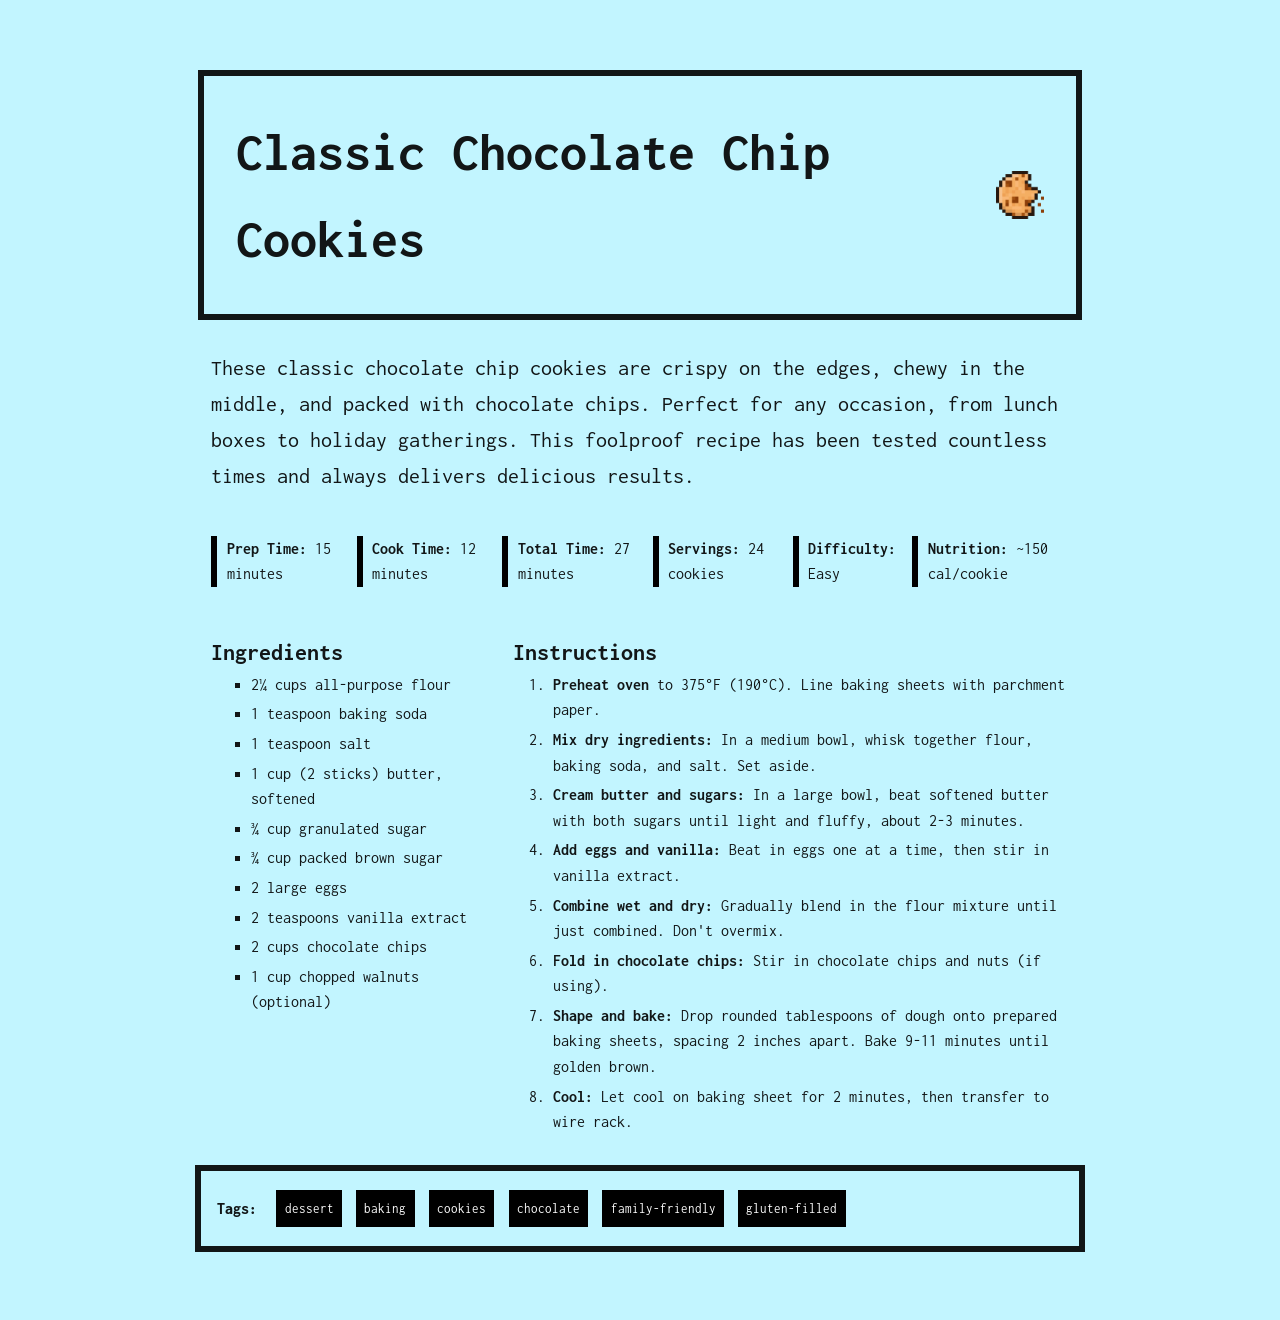
<file: project_1/index.html>
<!doctype html>
<html lang="en">
  <head>
    <meta charset="UTF-8" />
    <meta name="viewport" content="width=device-width, initial-scale=1.0" />
    <title>Cookies made beautiful!</title>
    <link rel="icon" type="image/x-icon" href="cookiefavicon.ico" />
    <link rel="stylesheet" href="style-w3.css" />
  </head>
  <body>
    <div class="recipe-container">
      <!-- Recipe Header Section -->
      <header class="recipe-header">
        <h1 class="recipe-title">Classic Chocolate Chip Cookies</h1>
        <img
          src="8-bit-cookie.png"
          class="recipe-image"
          alt="8-bit illustration of cookie"
        />
      </header>

      <!-- Recipe Meta Information -->
      <section class="recipe-meta">
        <div class="meta-item"><strong>Prep Time:</strong> 15 minutes</div>
        <div class="meta-item"><strong>Cook Time:</strong> 12 minutes</div>
        <div class="meta-item"><strong>Total Time:</strong> 27 minutes</div>
        <div class="meta-item"><strong>Servings:</strong> 24 cookies</div>
        <div class="meta-item"><strong>Difficulty:</strong> Easy</div>
        <div class="meta-item"><strong>Nutrition:</strong> ~150 cal/cookie</div>
      </section>

      <!-- Recipe Description -->
      <section class="recipe-description">
        <p class="recipe-item">
          These classic chocolate chip cookies are crispy on the edges, chewy in
          the middle, and packed with chocolate chips. Perfect for any occasion,
          from lunch boxes to holiday gatherings. This foolproof recipe has been
          tested countless times and always delivers delicious results.
        </p>
      </section>

      <!-- Ingredients Section -->
      <section class="ingredients-section">
        <h2>Ingredients</h2>
        <ul class="ingredients-list">
          <li>2¼ cups all-purpose flour</li>
          <li>1 teaspoon baking soda</li>
          <li>1 teaspoon salt</li>
          <li>1 cup (2 sticks) butter, softened</li>
          <li>¾ cup granulated sugar</li>
          <li>¾ cup packed brown sugar</li>
          <li>2 large eggs</li>
          <li>2 teaspoons vanilla extract</li>
          <li>2 cups chocolate chips</li>
          <li>1 cup chopped walnuts (optional)</li>
        </ul>
      </section>

      <!-- Instructions Section -->
      <section class="instructions-section">
        <h2>Instructions</h2>
        <ol class="instructions-list">
          <li class="instruction-step">
            <strong>Preheat oven</strong> to 375°F (190°C). Line baking sheets
            with parchment paper.
          </li>
          <li class="instruction-step">
            <strong>Mix dry ingredients:</strong> In a medium bowl, whisk
            together flour, baking soda, and salt. Set aside.
          </li>
          <li class="instruction-step">
            <strong>Cream butter and sugars:</strong> In a large bowl, beat
            softened butter with both sugars until light and fluffy, about 2-3
            minutes.
          </li>
          <li class="instruction-step">
            <strong>Add eggs and vanilla:</strong> Beat in eggs one at a time,
            then stir in vanilla extract.
          </li>
          <li class="instruction-step">
            <strong>Combine wet and dry:</strong> Gradually blend in the flour
            mixture until just combined. Don't overmix.
          </li>
          <li class="instruction-step">
            <strong>Fold in chocolate chips:</strong> Stir in chocolate chips
            and nuts (if using).
          </li>
          <li class="instruction-step">
            <strong>Shape and bake:</strong> Drop rounded tablespoons of dough
            onto prepared baking sheets, spacing 2 inches apart. Bake 9-11
            minutes until golden brown.
          </li>
          <li class="instruction-step">
            <strong>Cool:</strong> Let cool on baking sheet for 2 minutes, then
            transfer to wire rack.
          </li>
        </ol>
      </section>

      <!-- Recipe Footer -->
      <footer class="recipe-footer">
        <div class="tags-list">
          <div class="footer-tags-title">
            <p>Tags:</p>
          </div>
          <div class="footer-tags">
            <a href="">dessert</a>
            <a href="">baking</a>
            <a href="">cookies</a>
            <a href="">chocolate</a>
            <a href="">family-friendly</a>
            <a href="">gluten-filled</a>
          </div>
        </div>
      </footer>
    </div>
  </body>
</html>
</file>
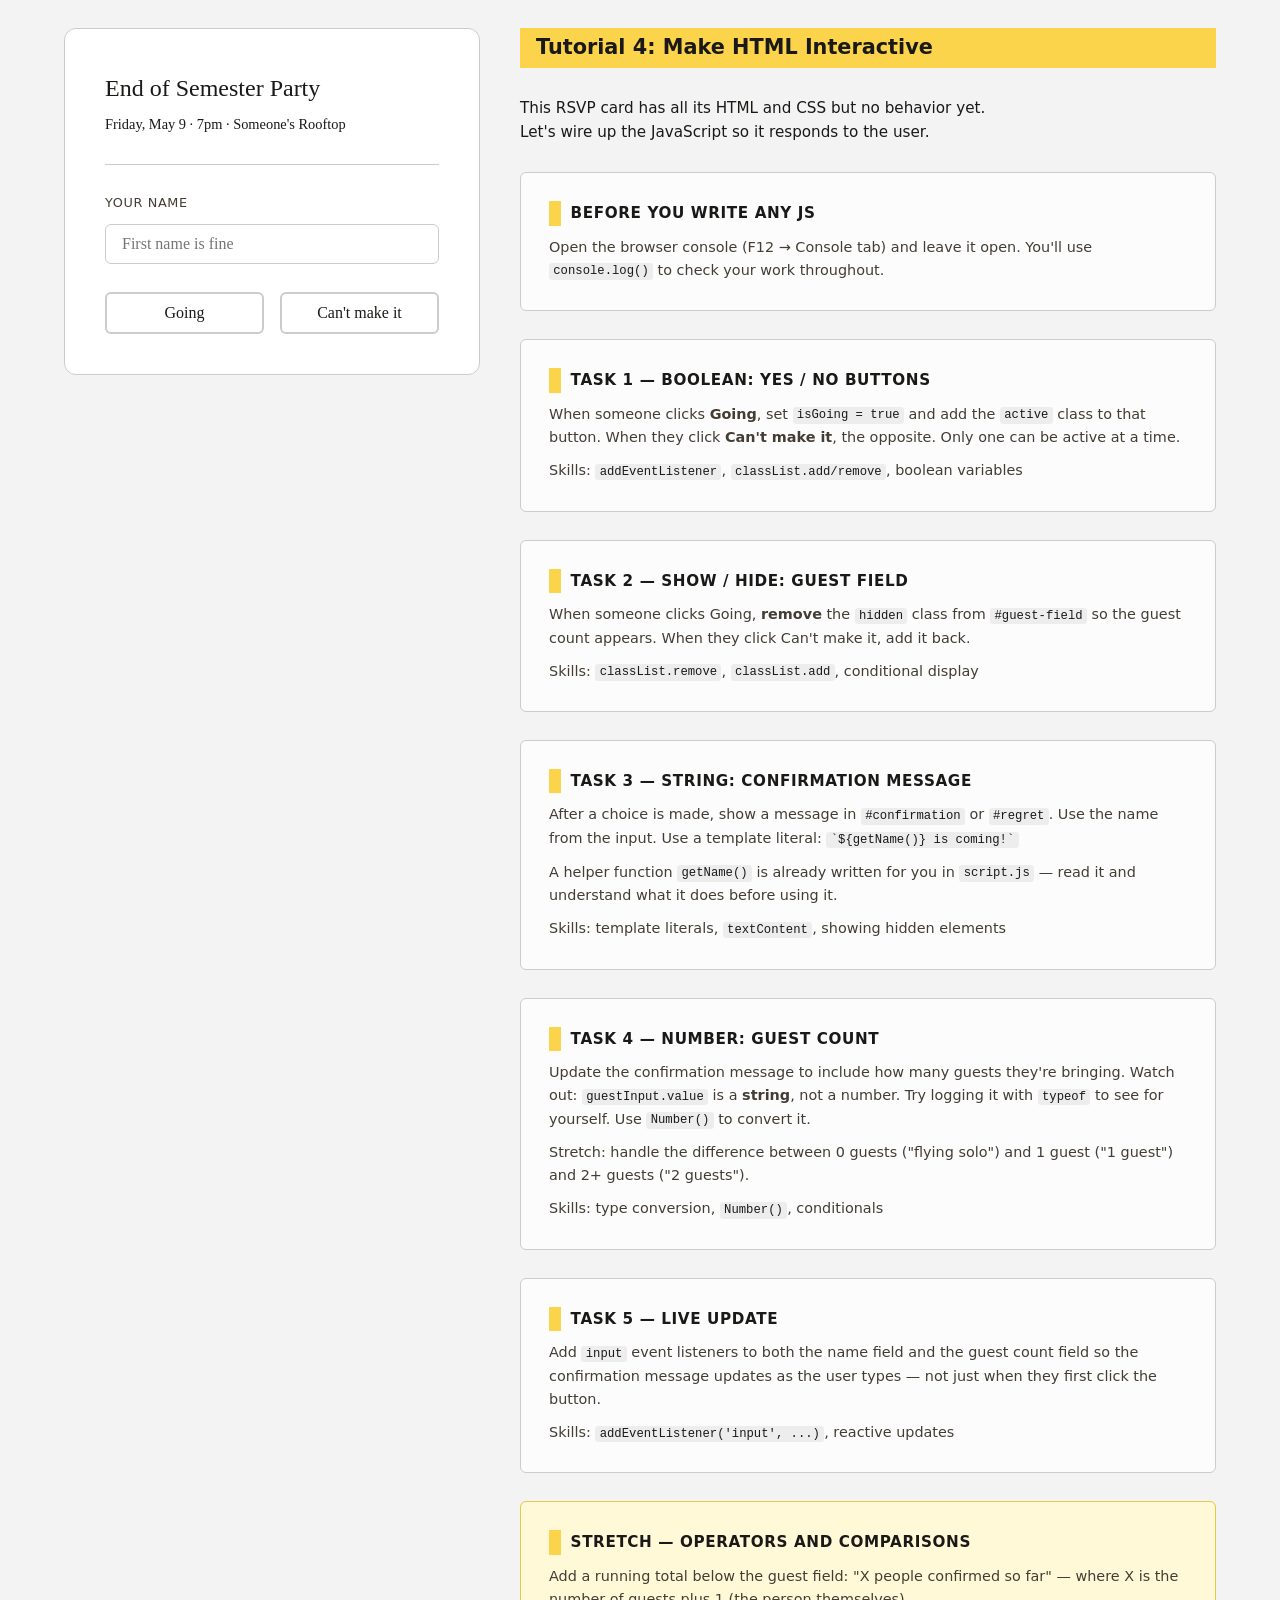
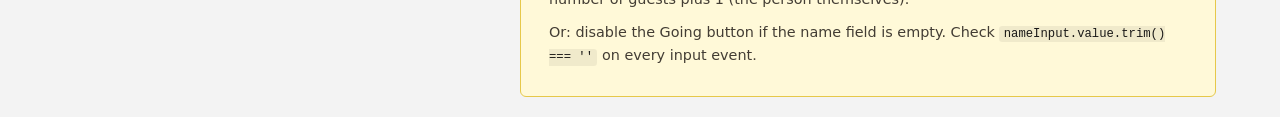
<file: tutorial_w4/index.html>
<!DOCTYPE html>
<html lang="en">
<head>
  <meta charset="UTF-8">
  <meta name="viewport" content="width=device-width, initial-scale=1.0">
  <title>Tutorial 4: JavaScript Fundamentals</title>
  <link rel="stylesheet" href="style-tutorial-4.css">
</head>
<body>

  <div class="page">

    <!-- ── left: the RSVP card ──────────────────────────────── -->
    <div class="card" id="rsvp-card">

      <div class="event-header">
        <h1 class="event-title">End of Semester Party</h1>
        <p class="event-meta">Friday, May 9 &middot; 7pm &middot; Someone's Rooftop</p>
      </div>

      <!-- string: name -->
      <div class="field">
        <label for="name-input">Your name</label>
        <input type="text" id="name-input" placeholder="First name is fine">
      </div>

      <!-- boolean: going or not -->
      <div class="rsvp-buttons">
        <button class="btn btn-yes" id="btn-yes">Going</button>
        <button class="btn btn-no"  id="btn-no">Can't make it</button>
      </div>

      <!-- number: guest count, hidden until yes -->
      <div class="guest-field hidden" id="guest-field">
        <label for="guest-input">Bringing anyone?</label>
        <input type="number" id="guest-input" value="0" min="0" max="10">
        <!-- 
          Note: type="number" still gives you a STRING from .value
          You have to convert it. We'll see this below.
        -->
      </div>

      <!-- confirmation messages, hidden until a choice is made -->
      <div class="confirmation hidden" id="confirmation"></div>
      <div class="regret     hidden" id="regret"></div>

    </div>

    <!-- ── right: tasks panel ───────────────────────────────── -->
    <aside class="tasks-panel">

      <h2>Tutorial 4: Make HTML Interactive</h2>
      <p class="intro">
        This RSVP card has all its HTML and CSS but no behavior yet. <br />
        Let's wire up the JavaScript so it responds to the user.
      </p>

      <div class="task-group">
        <h3>Before you write any JS</h3>
        <p>Open the browser console (F12 → Console tab) and leave it open. 
           You'll use <code>console.log()</code> to check your work throughout.</p>
      </div>

      <div class="task-group">
        <h3>Task 1 — Boolean: Yes / No buttons</h3>
        <p>
          When someone clicks <strong>Going</strong>, set <code>isGoing = true</code>
          and add the <code>active</code> class to that button.
          When they click <strong>Can't make it</strong>, the opposite.
          Only one can be active at a time.
        </p>
        <p>Skills: <code>addEventListener</code>, <code>classList.add/remove</code>, boolean variables</p>
      </div>

      <div class="task-group">
        <h3>Task 2 — Show / hide: guest field</h3>
        <p>
          When someone clicks Going, <strong>remove</strong> the <code>hidden</code> class
          from <code>#guest-field</code> so the guest count appears.
          When they click Can't make it, add it back.
        </p>
        <p>Skills: <code>classList.remove</code>, <code>classList.add</code>, conditional display</p>
      </div>

      <div class="task-group">
        <h3>Task 3 — String: confirmation message</h3>
        <p>
          After a choice is made, show a message in <code>#confirmation</code> or 
          <code>#regret</code>. Use the name from the input.
          Use a template literal: <code>`${getName()} is coming!`</code>
        </p>
        <p>
          A helper function <code>getName()</code> is already written for you in 
          <code>script.js</code> — read it and understand what it does before using it.
        </p>
        <p>Skills: template literals, <code>textContent</code>, showing hidden elements</p>
      </div>

      <div class="task-group">
        <h3>Task 4 — Number: guest count</h3>
        <p>
          Update the confirmation message to include how many guests they're bringing.
          Watch out: <code>guestInput.value</code> is a <strong>string</strong>, not a number.
          Try logging it with <code>typeof</code> to see for yourself.
          Use <code>Number()</code> to convert it.
        </p>
        <p>
          Stretch: handle the difference between 0 guests ("flying solo") and 
          1 guest ("1 guest") and 2+ guests ("2 guests").
        </p>
        <p>Skills: type conversion, <code>Number()</code>, conditionals</p>
      </div>

      <div class="task-group">
        <h3>Task 5 — Live update</h3>
        <p>
          Add <code>input</code> event listeners to both the name field and the guest
          count field so the confirmation message updates as the user types —
          not just when they first click the button.
        </p>
        <p>Skills: <code>addEventListener('input', ...)</code>, reactive updates</p>
      </div>

      <div class="task-group task-stretch">
        <h3>Stretch — Operators and comparisons</h3>
        <p>
          Add a running total below the guest field: 
          "X people confirmed so far" — where X is the number of guests plus 1 (the person themselves).
        </p>
        <p>
          Or: disable the Going button if the name field is empty.
          Check <code>nameInput.value.trim() === ''</code> on every input event.
        </p>
      </div>

    </aside>

  </div>

  <script src="script.js"></script>
</body>
</html>
</file>
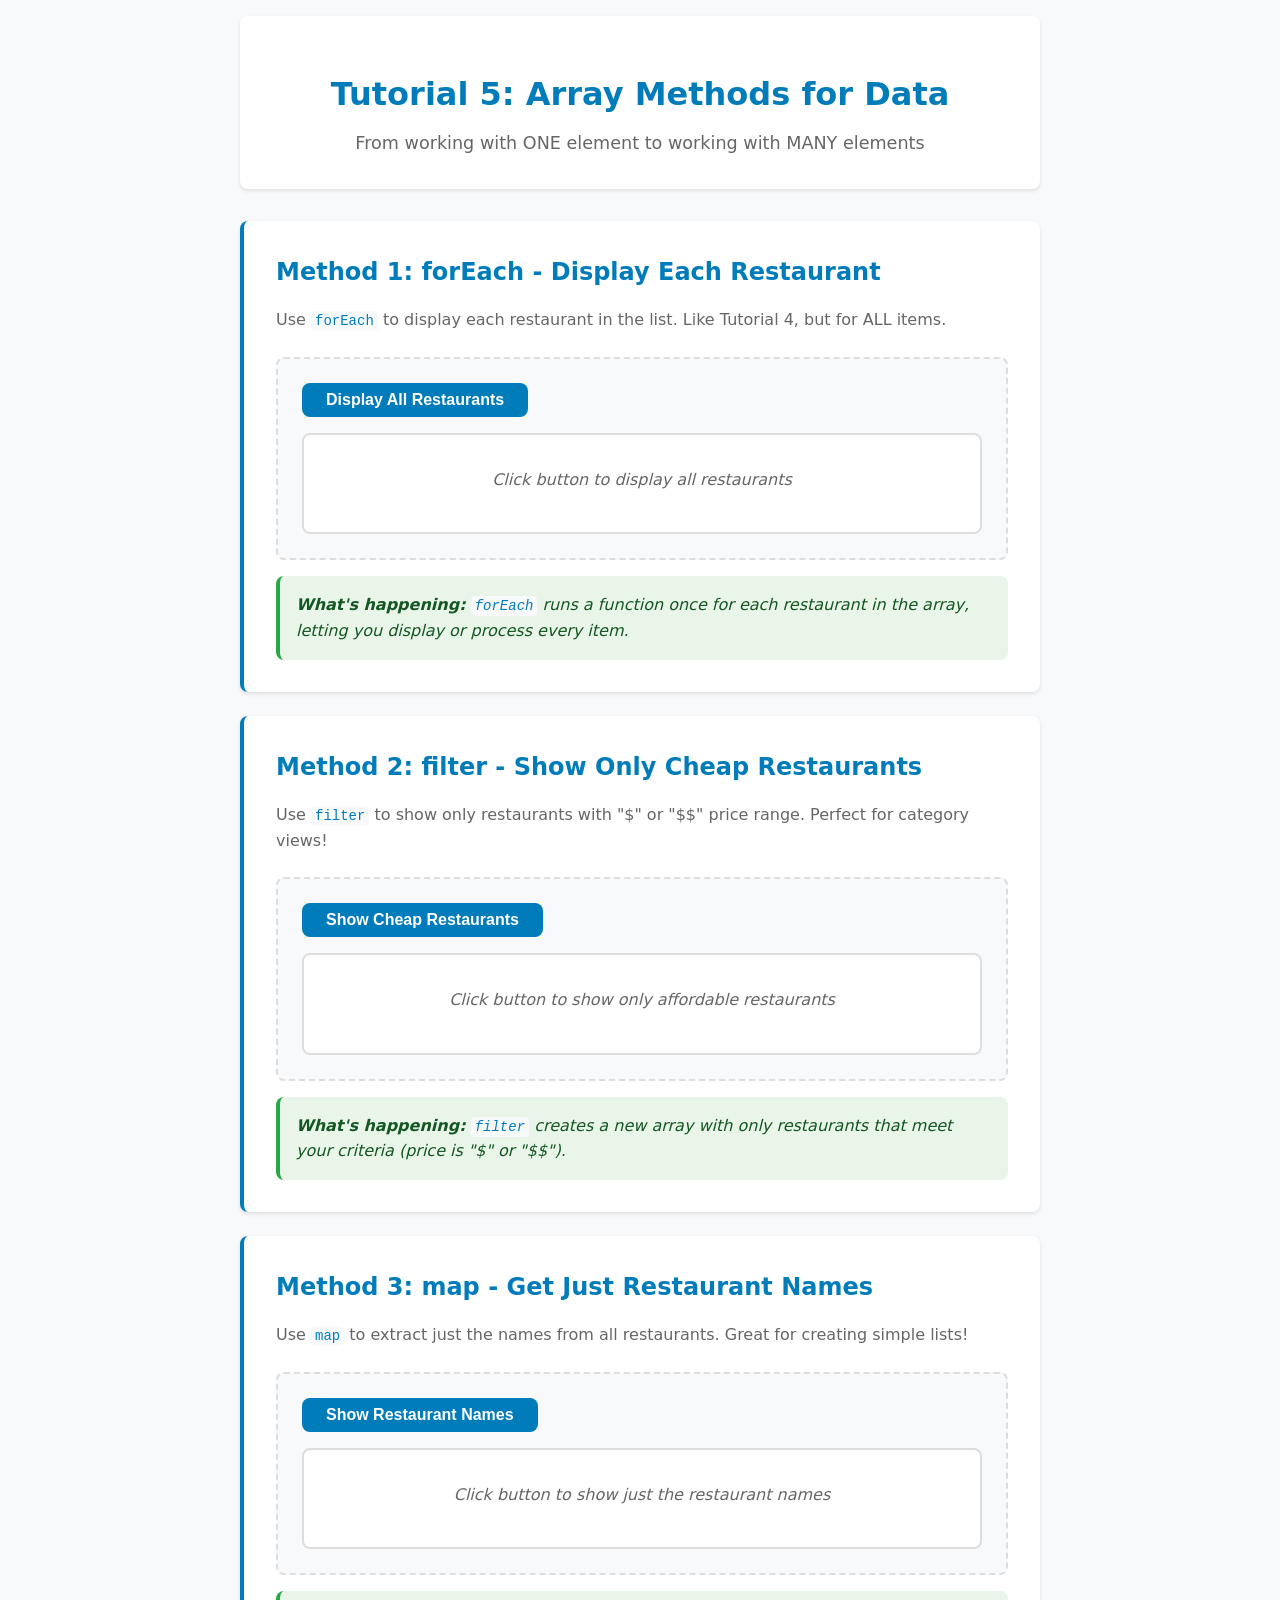
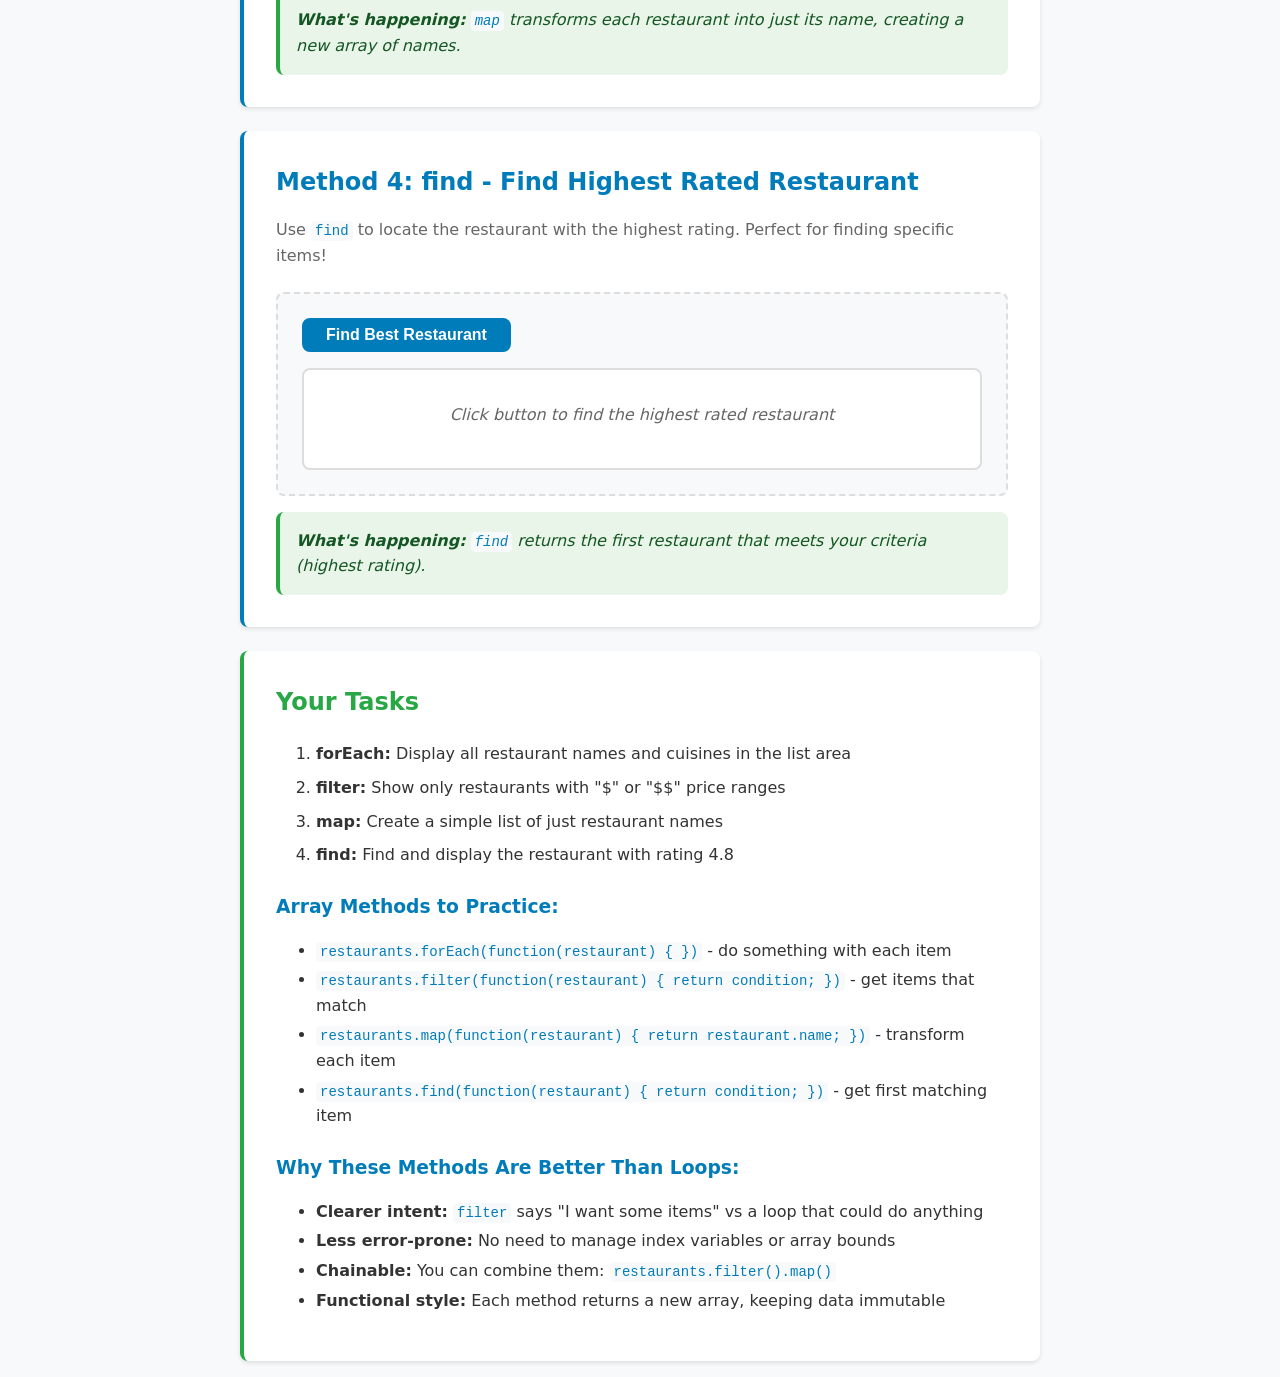
<file: tutorial_w5/index.html>
<!DOCTYPE html>
<html lang="en">
<head>
    <meta charset="UTF-8">
    <meta name="viewport" content="width=device-width, initial-scale=1.0">
    <title>Tutorial 5: Array Methods for Data</title>
    <link rel="stylesheet" href="style-w5.css">
</head>
<body>
    <div class="container">
        <header>
            <h1>Tutorial 5: Array Methods for Data</h1>
            <p>From working with ONE element to working with MANY elements</p>
        </header>

        <!-- Method 1: forEach - Do something to each item -->
        <section class="method-section">
            <h2>Method 1: forEach - Display Each Restaurant</h2>
            <p>Use <code>forEach</code> to display each restaurant in the list. Like Tutorial 4, but for ALL items.</p>
            
            <div class="demo-area">
                <button id="display-button" class="method-button">Display All Restaurants</button>
                <div id="restaurant-list" class="result-area">
                    <p class="placeholder">Click button to display all restaurants</p>
                </div>
            </div>
            
            <div class="explanation">
                <p><strong>What's happening:</strong> <code>forEach</code> runs a function once for each restaurant in the array, letting you display or process every item.</p>
            </div>
        </section>

        <!-- Method 2: filter - Show only items that match criteria -->
        <section class="method-section">
            <h2>Method 2: filter - Show Only Cheap Restaurants</h2>
            <p>Use <code>filter</code> to show only restaurants with "$" or "$$" price range. Perfect for category views!</p>
            
            <div class="demo-area">
                <button id="filter-button" class="method-button">Show Cheap Restaurants</button>
                <div id="filtered-list" class="result-area">
                    <p class="placeholder">Click button to show only affordable restaurants</p>
                </div>
            </div>
            
            <div class="explanation">
                <p><strong>What's happening:</strong> <code>filter</code> creates a new array with only restaurants that meet your criteria (price is "$" or "$$").</p>
            </div>
        </section>

        <!-- Method 3: map - Transform data to get specific information -->
        <section class="method-section">
            <h2>Method 3: map - Get Just Restaurant Names</h2>
            <p>Use <code>map</code> to extract just the names from all restaurants. Great for creating simple lists!</p>
            
            <div class="demo-area">
                <button id="map-button" class="method-button">Show Restaurant Names</button>
                <div id="mapped-list" class="result-area">
                    <p class="placeholder">Click button to show just the restaurant names</p>
                </div>
            </div>
            
            <div class="explanation">
                <p><strong>What's happening:</strong> <code>map</code> transforms each restaurant into just its name, creating a new array of names.</p>
            </div>
        </section>

        <!-- Method 4: find - Get one specific item -->
        <section class="method-section">
            <h2>Method 4: find - Find Highest Rated Restaurant</h2>
            <p>Use <code>find</code> to locate the restaurant with the highest rating. Perfect for finding specific items!</p>
            
            <div class="demo-area">
                <button id="find-button" class="method-button">Find Best Restaurant</button>
                <div id="found-item" class="result-area">
                    <p class="placeholder">Click button to find the highest rated restaurant</p>
                </div>
            </div>
            
            <div class="explanation">
                <p><strong>What's happening:</strong> <code>find</code> returns the first restaurant that meets your criteria (highest rating).</p>
            </div>
        </section>

        <!-- Tutorial Instructions -->
        <section class="tutorial-instructions">
            <h2>Your Tasks</h2>
            <ol>
                <li><strong>forEach:</strong> Display all restaurant names and cuisines in the list area</li>
                <li><strong>filter:</strong> Show only restaurants with "$" or "$$" price ranges</li>
                <li><strong>map:</strong> Create a simple list of just restaurant names</li>
                <li><strong>find:</strong> Find and display the restaurant with rating 4.8</li>
            </ol>
            
            <h3>Array Methods to Practice:</h3>
            <ul>
                <li><code>restaurants.forEach(function(restaurant) { })</code> - do something with each item</li>
                <li><code>restaurants.filter(function(restaurant) { return condition; })</code> - get items that match</li>
                <li><code>restaurants.map(function(restaurant) { return restaurant.name; })</code> - transform each item</li>
                <li><code>restaurants.find(function(restaurant) { return condition; })</code> - get first matching item</li>
            </ul>
            
            <h3>Why These Methods Are Better Than Loops:</h3>
            <ul>
                <li><strong>Clearer intent:</strong> <code>filter</code> says "I want some items" vs a loop that could do anything</li>
                <li><strong>Less error-prone:</strong> No need to manage index variables or array bounds</li>
                <li><strong>Chainable:</strong> You can combine them: <code>restaurants.filter().map()</code></li>
                <li><strong>Functional style:</strong> Each method returns a new array, keeping data immutable</li>
            </ul>
        </section>
    </div>

    <script src="script.js" defer></script>
</body>
</html>
</file>
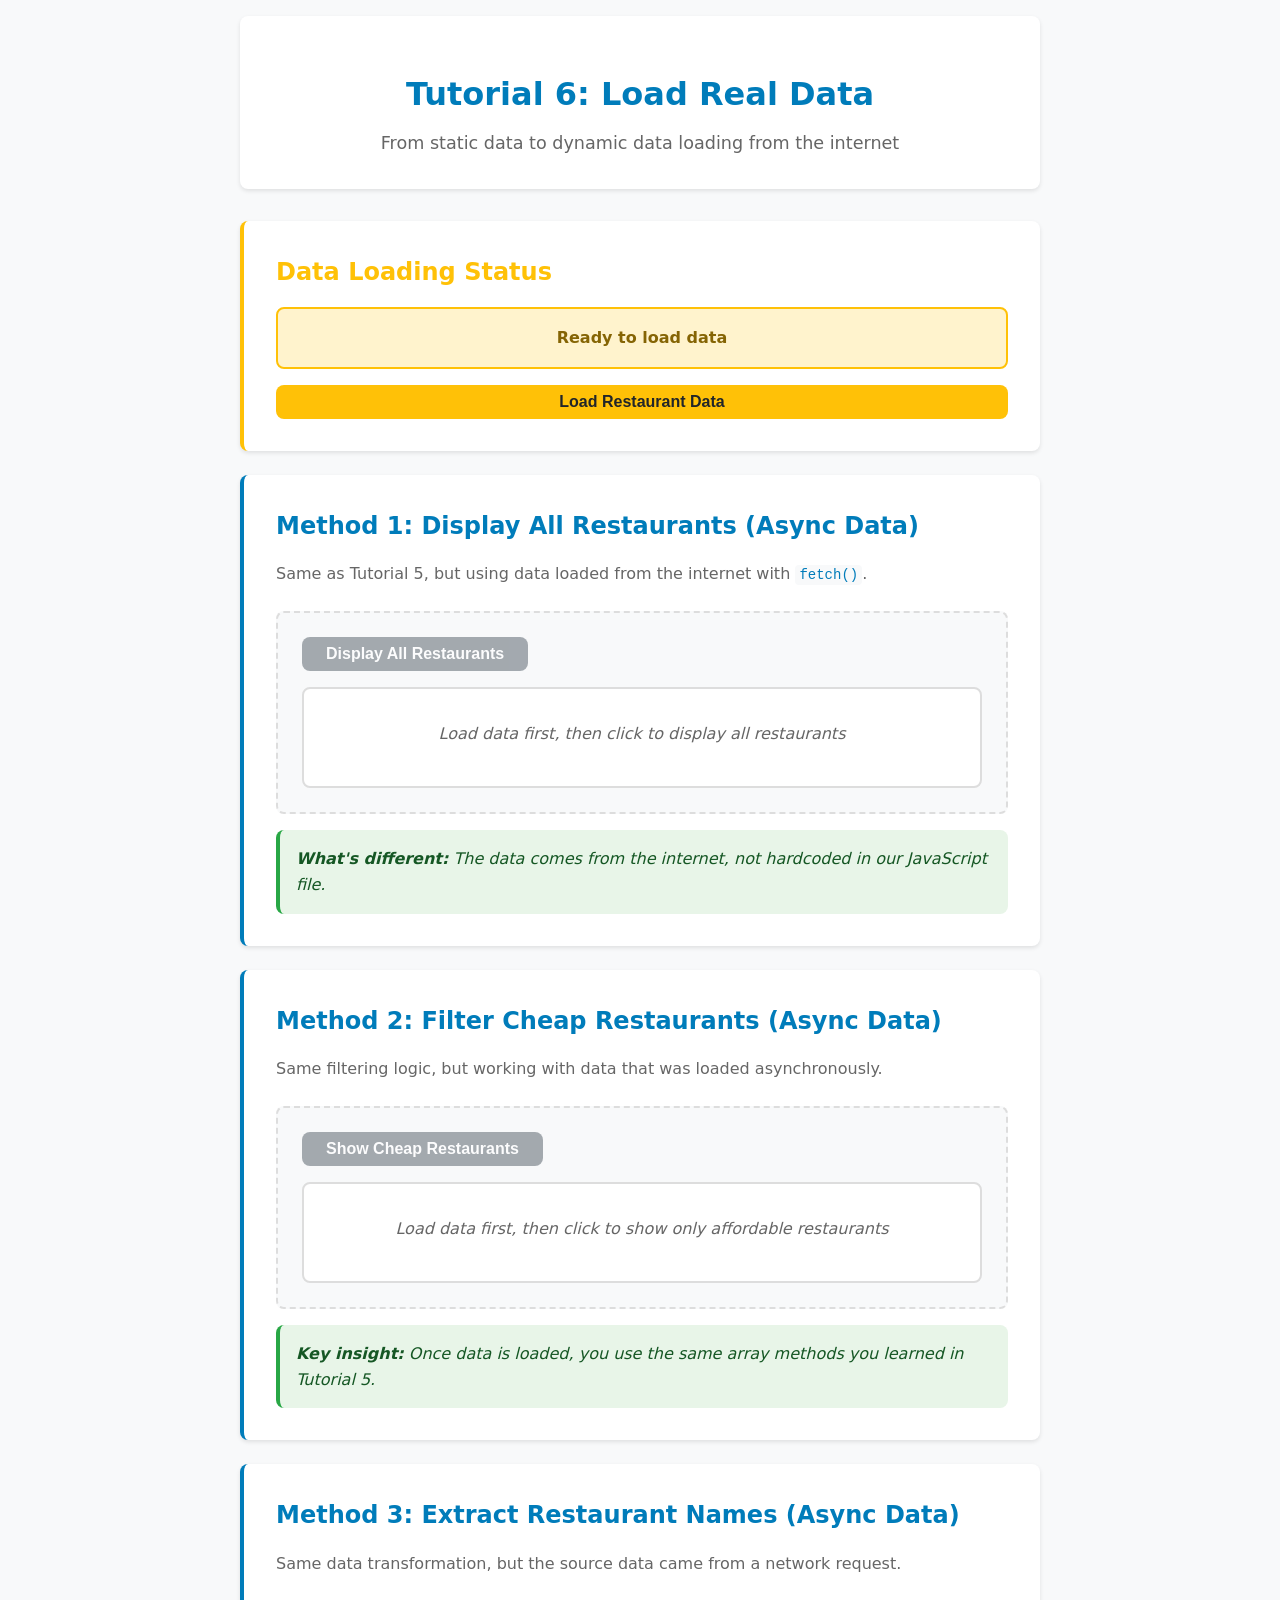
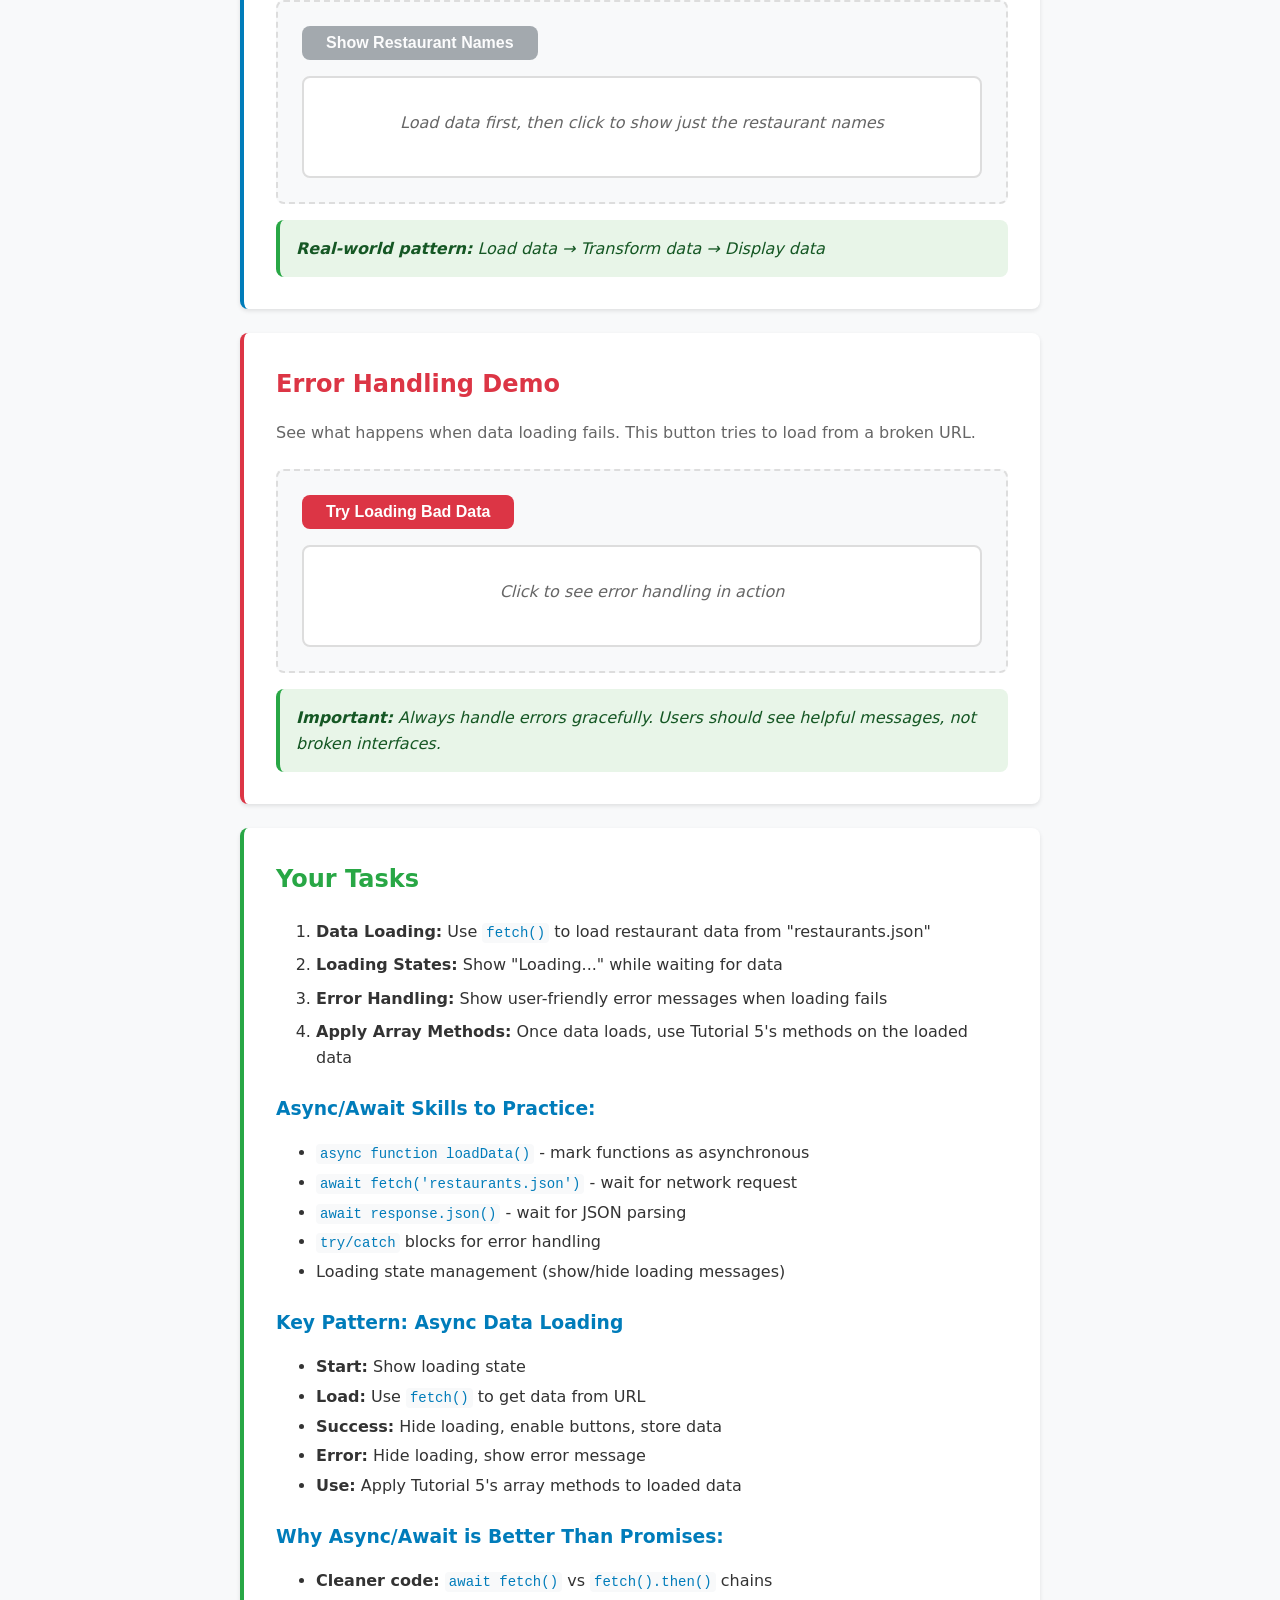
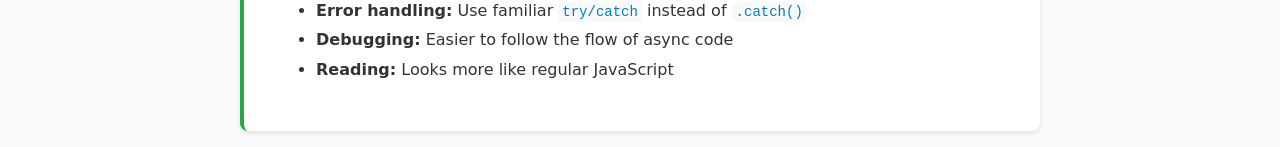
<file: tutorial_w6/index.html>
<!DOCTYPE html>
<html lang="en">
<head>
    <meta charset="UTF-8">
    <meta name="viewport" content="width=device-width, initial-scale=1.0">
    <title>Tutorial 6: Load Real Data</title>
    <link rel="stylesheet" href="style-w6.css">
</head>
<body>
    <div class="container">
        <header>
            <h1>Tutorial 6: Load Real Data</h1>
            <p>From static data to dynamic data loading from the internet</p>
        </header>

        <!-- Loading Status Section -->
        <section class="status-section">
            <h2>Data Loading Status</h2>
            <div id="loading-status" class="status-display">
                <p class="status-message">Ready to load data</p>
            </div>
            <button id="load-data-button" class="load-button">Load Restaurant Data</button>
        </section>

        <!-- Same functionality as Tutorial 5, but with async data -->
        
        <!-- Method 1: forEach with loaded data -->
        <section class="method-section">
            <h2>Method 1: Display All Restaurants (Async Data)</h2>
            <p>Same as Tutorial 5, but using data loaded from the internet with <code>fetch()</code>.</p>
            
            <div class="demo-area">
                <button id="display-button" class="method-button" disabled>Display All Restaurants</button>
                <div id="restaurant-list" class="result-area">
                    <p class="placeholder">Load data first, then click to display all restaurants</p>
                </div>
            </div>
            
            <div class="explanation">
                <p><strong>What's different:</strong> The data comes from the internet, not hardcoded in our JavaScript file.</p>
            </div>
        </section>

        <!-- Method 2: filter with loaded data -->
        <section class="method-section">
            <h2>Method 2: Filter Cheap Restaurants (Async Data)</h2>
            <p>Same filtering logic, but working with data that was loaded asynchronously.</p>
            
            <div class="demo-area">
                <button id="filter-button" class="method-button" disabled>Show Cheap Restaurants</button>
                <div id="filtered-list" class="result-area">
                    <p class="placeholder">Load data first, then click to show only affordable restaurants</p>
                </div>
            </div>
            
            <div class="explanation">
                <p><strong>Key insight:</strong> Once data is loaded, you use the same array methods you learned in Tutorial 5.</p>
            </div>
        </section>

        <!-- Method 3: map with loaded data -->
        <section class="method-section">
            <h2>Method 3: Extract Restaurant Names (Async Data)</h2>
            <p>Same data transformation, but the source data came from a network request.</p>
            
            <div class="demo-area">
                <button id="map-button" class="method-button" disabled>Show Restaurant Names</button>
                <div id="mapped-list" class="result-area">
                    <p class="placeholder">Load data first, then click to show just the restaurant names</p>
                </div>
            </div>
            
            <div class="explanation">
                <p><strong>Real-world pattern:</strong> Load data → Transform data → Display data</p>
            </div>
        </section>

        <!-- Error Handling Demo -->
        <section class="method-section error-demo">
            <h2>Error Handling Demo</h2>
            <p>See what happens when data loading fails. This button tries to load from a broken URL.</p>
            
            <div class="demo-area">
                <button id="error-button" class="error-button">Try Loading Bad Data</button>
                <div id="error-display" class="result-area">
                    <p class="placeholder">Click to see error handling in action</p>
                </div>
            </div>
            
            <div class="explanation">
                <p><strong>Important:</strong> Always handle errors gracefully. Users should see helpful messages, not broken interfaces.</p>
            </div>
        </section>

        <!-- Tutorial Instructions -->
        <section class="tutorial-instructions">
            <h2>Your Tasks</h2>
            <ol>
                <li><strong>Data Loading:</strong> Use <code>fetch()</code> to load restaurant data from "restaurants.json"</li>
                <li><strong>Loading States:</strong> Show "Loading..." while waiting for data</li>
                <li><strong>Error Handling:</strong> Show user-friendly error messages when loading fails</li>
                <li><strong>Apply Array Methods:</strong> Once data loads, use Tutorial 5's methods on the loaded data</li>
            </ol>
            
            <h3>Async/Await Skills to Practice:</h3>
            <ul>
                <li><code>async function loadData()</code> - mark functions as asynchronous</li>
                <li><code>await fetch('restaurants.json')</code> - wait for network request</li>
                <li><code>await response.json()</code> - wait for JSON parsing</li>
                <li><code>try/catch</code> blocks for error handling</li>
                <li>Loading state management (show/hide loading messages)</li>
            </ul>
            
            <h3>Key Pattern: Async Data Loading</h3>
            <ul>
                <li><strong>Start:</strong> Show loading state</li>
                <li><strong>Load:</strong> Use <code>fetch()</code> to get data from URL</li>
                <li><strong>Success:</strong> Hide loading, enable buttons, store data</li>
                <li><strong>Error:</strong> Hide loading, show error message</li>
                <li><strong>Use:</strong> Apply Tutorial 5's array methods to loaded data</li>
            </ul>
            
            <h3>Why Async/Await is Better Than Promises:</h3>
            <ul>
                <li><strong>Cleaner code:</strong> <code>await fetch()</code> vs <code>fetch().then()</code> chains</li>
                <li><strong>Error handling:</strong> Use familiar <code>try/catch</code> instead of <code>.catch()</code></li>
                <li><strong>Debugging:</strong> Easier to follow the flow of async code</li>
                <li><strong>Reading:</strong> Looks more like regular JavaScript</li>
            </ul>
        </section>
    </div>

    <script src="script.js"></script>
</body>
</html>
</file>
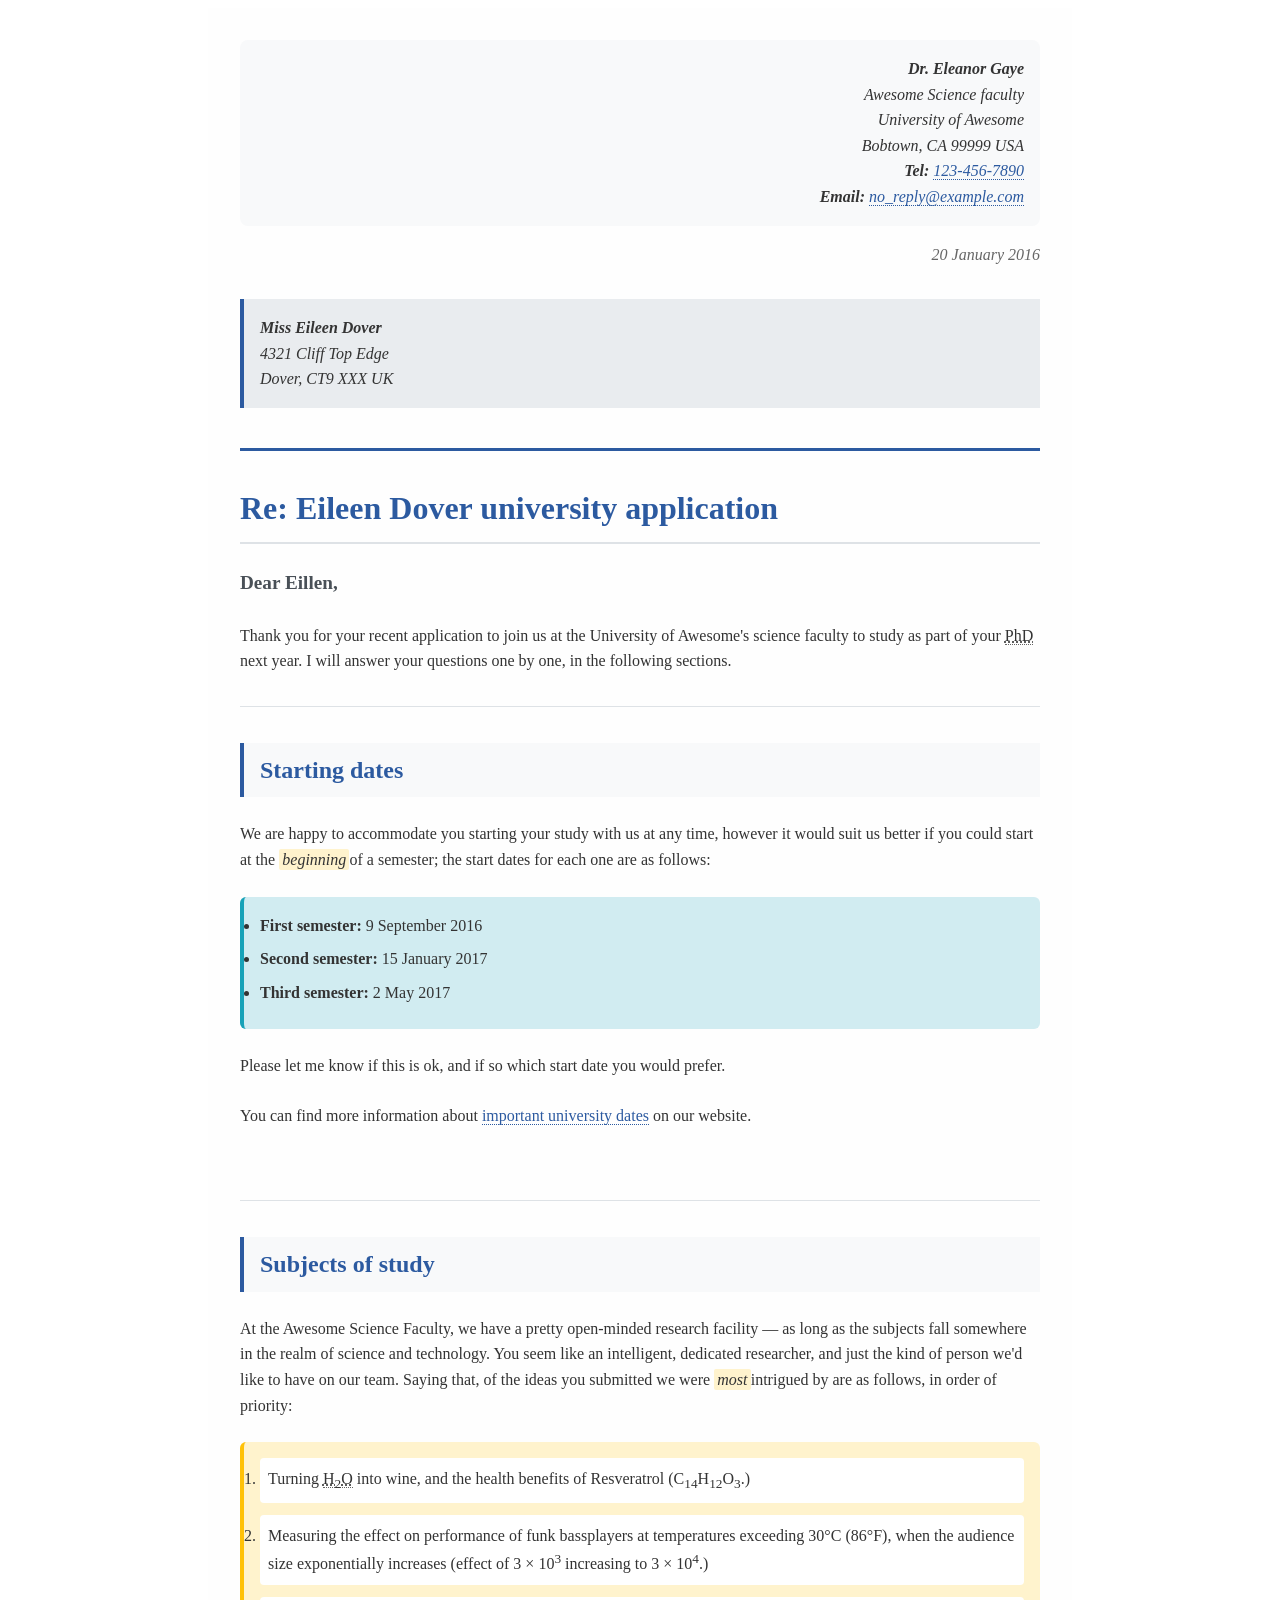
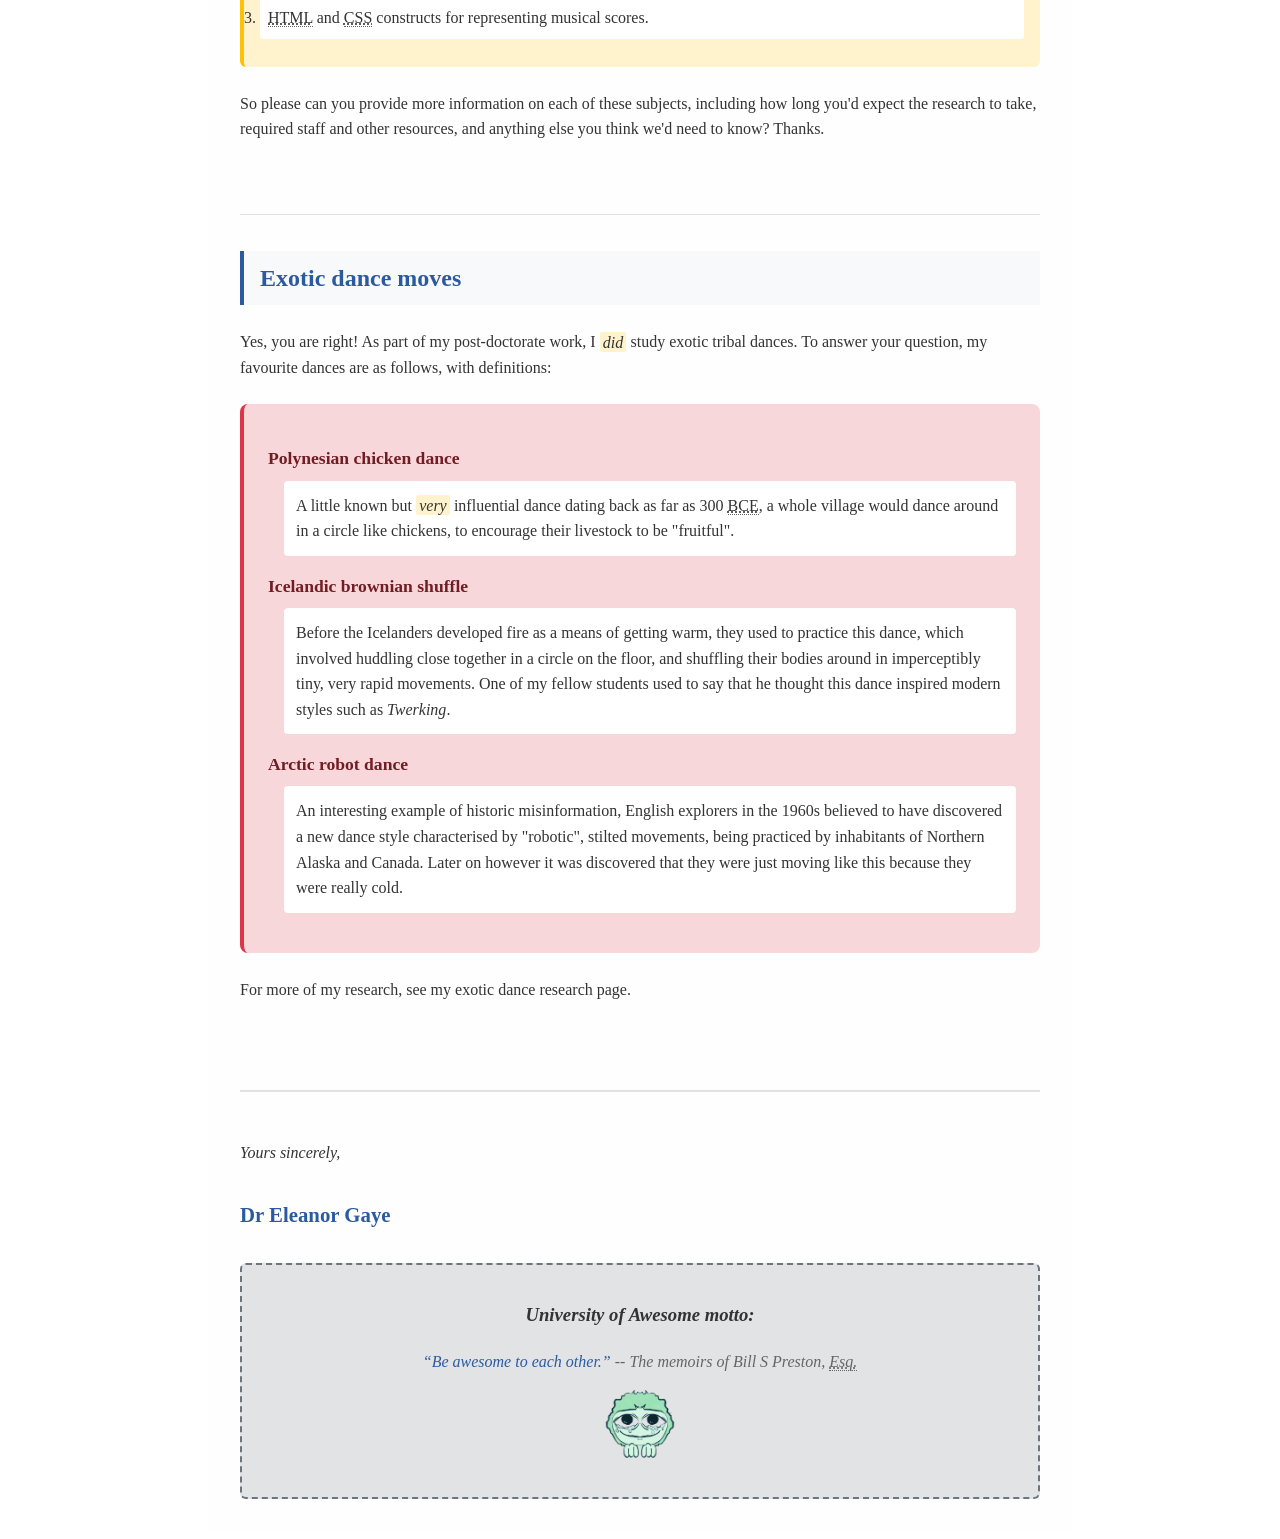
<file: tutorial_w1/tutorial_1.html>
<!doctype html>
<html lang="en">
  <head>
    <meta charset="utf-8">
    <meta name="author" content="Dr Eleanor Gaye">
    <link rel="stylesheet" href="tutorial_1_letter_styles.css">
    <title>INST 630 W1: Awesome science application correspondence</title>
  </head>
  <body>
    <div class="letter-document">
      <div class="letter-header">
        <address class="sender-info">
            <strong>Dr. Eleanor Gaye</strong><br>
            Awesome Science faculty<br>
            University of Awesome<br>
            Bobtown, CA 99999 USA<br>
            <strong>Tel:</strong> <a href="tel:+11234567890" class="letter-link">123-456-7890</a><br>
            <strong>Email:</strong> <a href="mailto:no_reply@example.com" class="letter-link">no_reply@example.com</a>
        </address>
        <p class="letter-date">20 January 2016</p>
        <address>
          <p class="recipient-info">
            <strong>Miss Eileen Dover</strong><br>
            4321 Cliff Top Edge<br>
            Dover, CT9 XXX UK<br>
          </p>
        </address>
      </div>

      <h1 class="letter-subject">Re: Eileen Dover university application</h1>
      <p class="letter-paragraph letter-greeting">Dear Eillen,</p>
      <p class="letter-paragraph">
        Thank you for your recent application to join us at the University of
        Awesome's science faculty to study as part of your
        <abbr class="abbreviation" title="doctor of philosophy">PhD</abbr> next year. I will answer your
        questions one by one, in the following sections.
      </p>
      <div class="content-section">
        <h2 class="section-heading">Starting dates</h2>
        <p class="letter-paragraph">
          We are happy to accommodate you starting your study with us at any
          time, however it would suit us better if you could start at the
          <em class="emphasis">beginning</em>of a semester; the start dates for each one are as follows:
        </p>
        <ul class="semester-dates">
          <li><strong>First semester: </strong><time datetime="2016-09-09">9 September 2016</time></li>
          <li><strong>Second semester: </strong><time datetime="2017-01-15">15 January 2017</time></li>
          <li><strong>Third semester: </strong><time datetime="2017-05-02">2 May 2017</time></li>
        </ul>
        <p class="letter-paragraph">
          Please let me know if this is ok, and if so which start date you would
          prefer.
        </p>
        <p class="letter-paragraph">
          You can find more information about
          <a href="" class="letter-link">important university dates</a> on our
          website.
        </p>
      </div>
      <div class="content-section">
        <h2 class="section-heading">Subjects of study</h2>
        <p class="letter-paragraph">
          At the Awesome Science Faculty, we have a pretty open-minded research
          facility — as long as the subjects fall somewhere in the realm of
          science and technology. You seem like an intelligent, dedicated
          researcher, and just the kind of person we'd like to have on our team.
          Saying that, of the ideas you submitted we were <em class="emphasis">most</em>intrigued by are
          as follows, in order of priority:
        </p>
        <ol class="priority-list">
          <li>
            Turning <abbr class="abbreviation" title="water">H<sub>2</sub>O</abbr> into wine, and the health benefits of Resveratrol
            (C<sub>14</sub>H<sub>12</sub>O<sub>3</sub>.)
          </li>
          <li>
            Measuring the effect on performance of funk bassplayers at
            temperatures exceeding 30°C (86°F), when the audience size
            exponentially increases (effect of 3 × 10<sup>3</sup> increasing to
            3 × 10<sup>4</sup>.)
          </li>
          <li>
            <abbr class="abbreviation" title="hypertext markup language">HTML</abbr>
            and <abbr class="abbreviation" title="cascading style sheets">CSS</abbr>
            constructs for representing musical scores.
          </li>
        </ol>
        <p class="letter-paragraph">
          So please can you provide more information on each of these subjects,
          including how long you'd expect the research to take, required staff
          and other resources, and anything else you think we'd need to know?
          Thanks.
        </p>
      </div>
      <div class="content-section">
        <h2 class="section-heading">Exotic dance moves</h2>
        <p class="letter-paragraph">
          Yes, you are right! As part of my post-doctorate work, I
          <em class="emphasis">did</em> study exotic tribal dances. To answer
          your question, my favourite dances are as follows, with definitions:
        </p>
        <dl class="dance-definitions">
          <dt class="dance-term">Polynesian chicken dance</dt>
          <dd class="dance-definition">
            A little known but <em class="emphasis">very</em> influential dance
            dating back as far as 300 <abbr class="abbreviation" title="before common era">BCE</abbr>, a
            whole village would dance around in a circle like chickens, to
            encourage their livestock to be "fruitful".
          </dd>
          <dt class="dance-term">Icelandic brownian shuffle</dt>
          <dd class="dance-definition">
            Before the Icelanders developed fire as a means of getting warm,
            they used to practice this dance, which involved huddling close
            together in a circle on the floor, and shuffling their bodies around
            in imperceptibly tiny, very rapid movements. One of my fellow
            students used to say that he thought this dance inspired modern
            styles such as <cite>Twerking</cite>.
          </dd>
          <dt class="dance-term">Arctic robot dance</dt>
          <dd class="dance-definition">
            An interesting example of historic misinformation, English explorers
            in the 1960s believed to have discovered a new dance style
            characterised by "robotic", stilted movements, being practiced by
            inhabitants of Northern Alaska and Canada. Later on however it was
            discovered that they were just moving like this because they were
            really cold.
          </dd>
        </dl>
        <p class="letter-paragraph">
          For more of my research, see my exotic dance research page.
        </p>
      </div>
      <div class="letter-closing">
        <p class="closing-phrase">Yours sincerely,</p>
        <p class="signature">Dr Eleanor Gaye</p>
        <div class="university-motto">
          <h3>University of Awesome motto:</h3>
          <q class="inline-quote">Be awesome to each other.</q>
          <cite class="citation">
            -- The memoirs of Bill S Preston,
            <abbr class="abbreviation" title="esquire">Esq.</abbr>
          </cite>
            <figure><img src="a_little_guy.png" style="width:72px" alt="just a little guy for the required image"></figure>
        </div>
      </div>
    </div>
  </body>
</html>
</file>
<file: tutorial_w4/style-tutorial-4.css>
/* =====================================================
   TUTORIAL 4: JAVASCRIPT FUNDAMENTALS
   Reinforcing: CSS variables, grid, flexbox
   ===================================================== */

:root {
    /* color */
    --color-bg: #f3f3f3;
    --color-card: #ffffff;
    --color-text: #1a1917;
    --color-muted: #433d34;
    --color-border: #cccccc;
    --color-accent: #fcd44b;

    --color-yes: #4a90a4;
    --color-yes-light: hsl(195, 38%, 92%);
    /* derived */
    --color-no: #e55a5a;
    --color-no-light: hsl(0, 70%, 93%);
    /* derived from red, same method */

    --color-task-bg: #fcfcfc;
    --color-task-border: #cccccc;
    --color-stretch: #fff9d8;

    /* spacing */
    --space-xs: 0.375rem;
    --space-sm: 0.625rem;
    --space-md: 1rem;
    --space-lg: 1.75rem;
    --space-xl: 2.5rem;

    /* shape */
    --radius: 0.75rem;
    --radius-sm: 0.375rem;
}

/* ── reset ──────────────────────────────────────────── */
*,
*::before,
*::after {
    box-sizing: border-box;
    margin: 0;
    padding: 0;
}

body {
    font-family: Georgia, serif;
    background: var(--color-bg);
    color: var(--color-text);
    min-height: 100vh;
    padding: var(--space-lg);
    line-height: 1.6;
}

/* ── page layout: card + tasks side by side ─────────── */
.page {
    display: grid;
    grid-template-columns: 26rem 1fr;
    gap: var(--space-xl);
    align-items: start;
    max-width: 72rem;
    margin: 0 auto;
}

@media (max-width: 52rem) {
    .page {
        grid-template-columns: 1fr;
    }
}

/* ── RSVP card ──────────────────────────────────────── */
.card {
    background: var(--color-card);
    border: 1px solid var(--color-border);
    border-radius: var(--radius);
    padding: var(--space-xl);
    display: grid;
    gap: var(--space-lg);
    position: sticky;
    top: var(--space-lg);
}

.event-header {
    display: grid;
    gap: var(--space-xs);
    padding-bottom: var(--space-lg);
    border-bottom: 1px solid var(--color-border);
}

.event-title {
    font-size: 1.5rem;
    font-weight: normal;
}

.event-meta {
    font-size: 0.9rem;
}

/* ── inputs ─────────────────────────────────────────── */
.field,
.guest-field {
    display: grid;
    gap: var(--space-sm);
}

label {
    font-size: 0.8rem;
    text-transform: uppercase;
    letter-spacing: 0.05em;
    color: var(--color-muted);
    font-family: system-ui, sans-serif;
}

input {
    border: 1px solid var(--color-border);
    border-radius: var(--radius-sm);
    padding: var(--space-sm) var(--space-md);
    font-family: inherit;
    font-size: 1rem;
    color: var(--color-text);
    width: 100%;
    background: var(--color-card);
}

input:focus {
    outline: 2px solid var(--color-accent);
    outline-offset: 2px;
    border-color: transparent;
}

/* ── yes / no buttons ───────────────────────────────── */
.rsvp-buttons {
    display: flex;
    gap: var(--space-md);
}

.btn {
    flex: 1;
    padding: var(--space-sm) var(--space-md);
    border: 2px solid var(--color-border);
    border-radius: var(--radius-sm);
    background: var(--color-card);
    font-family: inherit;
    font-size: 1rem;
    cursor: pointer;
    color: var(--color-text);
    transition: background 0.15s ease, border-color 0.15s ease, color 0.15s ease;
}

.btn:hover {
    border-color: var(--color-muted);
}

/* active states — JS adds/removes the .active class */
.btn-yes.active {
    background: var(--color-yes-light);
    border-color: var(--color-yes);
    color: var(--color-yes);
}

.btn-no.active {
    background: var(--color-no-light);
    border-color: var(--color-no);
    color: var(--color-no);
}

/* ── response messages ──────────────────────────────── */
.confirmation {
    background: var(--color-yes-light);
    color: var(--color-yes);
    border-radius: var(--radius-sm);
    padding: var(--space-md);
    font-size: 0.95rem;
    line-height: 1.5;
}

.regret {
    background: var(--color-no-light);
    color: var(--color-no);
    border-radius: var(--radius-sm);
    padding: var(--space-md);
    font-size: 0.95rem;
}

/* ── utility ─────────────────────────────────────────── */
.hidden {
    display: none;
}

/* ── tasks panel ─────────────────────────────────────── */
.tasks-panel {
    display: grid;
    gap: var(--space-lg);
    font-family: system-ui, sans-serif;
}

.tasks-panel h2 {
    font-size: 1.3rem;
    font-weight: 600;
    background: var(--color-accent);
    padding: 0.2rem 1rem;
}

.tasks-panel .intro {
    font-size: 0.95rem;
}

.task-group {
    background: var(--color-task-bg);
    border: 1px solid var(--color-task-border);
    border-radius: var(--radius-sm);
    padding: var(--space-lg);
    display: grid;
    gap: var(--space-sm);
}

.task-group h3 {
    font-size: 0.95rem;
    font-weight: 600;
    text-transform: uppercase;
    letter-spacing: 0.04em;
    color: var(--color-text);

    border-left: 0.8rem solid var(--color-accent);
    padding-left: 0.6rem;
}

.task-group p {
    font-size: 0.9rem;
    color: var(--color-muted);
    line-height: 1.6;
}

.task-group code {
    font-family: "Monaco", "Menlo", monospace;
    font-size: 0.85em;
    background: rgba(0, 0, 0, 0.06);
    padding: 0.1em 0.35em;
    border-radius: 0.2rem;
    color: var(--color-text);
}

.task-stretch {
    background: var(--color-stretch);
    border-color: #e6c84a;
}
</file>
<file: tutorial_w5/style-w5.css>
/* =====================================================
   TUTORIAL 5: ARRAY METHODS FOR DATA
   Consistent styling with previous tutorials
   ===================================================== */

/* ROOT VARIABLES */
:root {
    --primary-color: #007cba;
    --secondary-color: #28a745;
    --background-color: #f8f9fa;
    --card-background: #ffffff;
    --text-color: #333;
    --border-color: #ddd;
    --shadow: 0 0.125rem 0.25rem rgba(0, 0, 0, 0.1);
    --border-radius: 0.5rem;
    --spacing-sm: 0.5rem;
    --spacing-md: 1rem;
    --spacing-lg: 1.5rem;
    --spacing-xl: 2rem;
}

/* BASE STYLES */
* {
    box-sizing: border-box;
}

body {
    font-family: system-ui, -apple-system, sans-serif;
    margin: 0;
    padding: var(--spacing-md);
    background: var(--background-color);
    color: var(--text-color);
    line-height: 1.6;
}

.container {
    max-width: 50rem;
    margin: 0 auto;
}

/* HEADER */
header {
    text-align: center;
    margin-bottom: var(--spacing-xl);
    padding: var(--spacing-xl);
    background: var(--card-background);
    border-radius: var(--border-radius);
    box-shadow: var(--shadow);
}

header h1 {
    color: var(--primary-color);
    margin-bottom: var(--spacing-sm);
}

header p {
    color: #666;
    font-size: 1.1rem;
    margin: 0;
}

/* METHOD SECTIONS */
.method-section {
    background: var(--card-background);
    margin-bottom: var(--spacing-lg);
    padding: var(--spacing-xl);
    border-radius: var(--border-radius);
    box-shadow: var(--shadow);
    border-left: 0.25rem solid var(--primary-color);
}

.method-section h2 {
    color: var(--primary-color);
    margin-top: 0;
    margin-bottom: var(--spacing-sm);
}

.method-section p {
    margin-bottom: var(--spacing-lg);
    color: #666;
}

.method-section code {
    background: #f8f9fa;
    padding: 0.125rem 0.25rem;
    border-radius: 0.25rem;
    font-family: 'Courier New', monospace;
    font-size: 0.875rem;
    color: var(--primary-color);
}

/* DEMO AREAS */
.demo-area {
    background: #f8f9fa;
    padding: var(--spacing-lg);
    border-radius: var(--border-radius);
    border: 2px dashed var(--border-color);
    margin-bottom: var(--spacing-md);
}

/* BUTTONS */
.method-button {
    background: var(--primary-color);
    color: white;
    border: none;
    padding: var(--spacing-sm) var(--spacing-lg);
    border-radius: var(--border-radius);
    cursor: pointer;
    font-size: 1rem;
    font-weight: bold;
    transition: all 0.2s ease;
    display: block;
    margin-bottom: var(--spacing-md);
}

.method-button:hover {
    background: #005a87;
    transform: translateY(-1px);
}

.method-button:focus {
    outline: 2px solid var(--secondary-color);
    outline-offset: 2px;
}

/* RESULT AREAS */
.result-area {
    background: white;
    border: 2px solid var(--border-color);
    border-radius: var(--border-radius);
    padding: var(--spacing-md);
    min-height: 6rem;
    max-height: 20rem;
    overflow-y: auto;
}

.placeholder {
    color: #666;
    font-style: italic;
    text-align: center;
    margin: var(--spacing-md) 0;
}

/* RESULT CONTENT STYLING */
.restaurant-item {
    padding: var(--spacing-sm);
    border-bottom: 1px solid #eee;
    margin-bottom: var(--spacing-sm);
}

.restaurant-item:last-child {
    border-bottom: none;
    margin-bottom: 0;
}

.restaurant-name {
    font-weight: bold;
    color: var(--primary-color);
}

.restaurant-cuisine {
    color: #666;
    font-size: 0.9rem;
}

.restaurant-rating {
    color: var(--secondary-color);
    font-weight: bold;
}

.restaurant-price {
    background: #fff3cd;
    padding: 0.125rem 0.25rem;
    border-radius: 0.25rem;
    font-size: 0.8rem;
    color: #856404;
    display: inline-block;
}

/* LIST STYLES FOR MAP RESULTS */
.name-list {
    list-style: none;
    padding: 0;
    margin: 0;
}

.name-list li {
    padding: var(--spacing-sm);
    border-bottom: 1px solid #eee;
    transition: background-color 0.2s;
}

.name-list li:hover {
    background: #f8f9fa;
}

.name-list li:last-child {
    border-bottom: none;
}

/* FOUND ITEM SPECIAL STYLING */
.found-restaurant {
    background: linear-gradient(135deg, var(--secondary-color), #20c997);
    color: white;
    padding: var(--spacing-md);
    border-radius: var(--border-radius);
    text-align: center;
}

.found-restaurant .restaurant-name {
    color: white;
    font-size: 1.2rem;
    margin-bottom: var(--spacing-sm);
}

/* EXPLANATIONS */
.explanation {
    background: #e8f5e8;
    padding: var(--spacing-md);
    border-radius: var(--border-radius);
    border-left: 0.25rem solid var(--secondary-color);
}

.explanation p {
    margin: 0;
    font-style: italic;
    color: #155724;
}

/* TUTORIAL INSTRUCTIONS */
.tutorial-instructions {
    background: white;
    padding: var(--spacing-xl);
    border-radius: var(--border-radius);
    box-shadow: var(--shadow);
    border-left: 0.25rem solid var(--secondary-color);
}

.tutorial-instructions h2 {
    color: var(--secondary-color);
    margin-top: 0;
}

.tutorial-instructions h3 {
    color: var(--primary-color);
    margin-top: var(--spacing-lg);
    margin-bottom: var(--spacing-sm);
}

.tutorial-instructions code {
    background: #f8f9fa;
    padding: 0.125rem 0.25rem;
    border-radius: 0.25rem;
    font-family: 'Courier New', monospace;
    font-size: 0.875rem;
    color: var(--primary-color);
}

.tutorial-instructions ol li {
    margin-bottom: var(--spacing-sm);
}

.tutorial-instructions ul li {
    margin-bottom: 0.25rem;
}

/* RESPONSIVE DESIGN */
@media (max-width: 48rem) {
    .container {
        padding: var(--spacing-sm);
    }
    
    .method-section {
        padding: var(--spacing-md);
    }
    
    .demo-area {
        padding: var(--spacing-md);
    }
    
    .result-area {
        max-height: 15rem;
    }
}
</file>
<file: tutorial_w6/style-w6.css>
/* =====================================================
   TUTORIAL 6: LOAD REAL DATA
   Consistent styling with previous tutorials + async states
   ===================================================== */

/* ROOT VARIABLES */
:root {
    --primary-color: #007cba;
    --secondary-color: #28a745;
    --warning-color: #ffc107;
    --error-color: #dc3545;
    --background-color: #f8f9fa;
    --card-background: #ffffff;
    --text-color: #333;
    --border-color: #ddd;
    --shadow: 0 0.125rem 0.25rem rgba(0, 0, 0, 0.1);
    --border-radius: 0.5rem;
    --spacing-sm: 0.5rem;
    --spacing-md: 1rem;
    --spacing-lg: 1.5rem;
    --spacing-xl: 2rem;
}

/* BASE STYLES */
* {
    box-sizing: border-box;
}

body {
    font-family: system-ui, -apple-system, sans-serif;
    margin: 0;
    padding: var(--spacing-md);
    background: var(--background-color);
    color: var(--text-color);
    line-height: 1.6;
}

.container {
    max-width: 50rem;
    margin: 0 auto;
}

/* HEADER */
header {
    text-align: center;
    margin-bottom: var(--spacing-xl);
    padding: var(--spacing-xl);
    background: var(--card-background);
    border-radius: var(--border-radius);
    box-shadow: var(--shadow);
}

header h1 {
    color: var(--primary-color);
    margin-bottom: var(--spacing-sm);
}

header p {
    color: #666;
    font-size: 1.1rem;
    margin: 0;
}

/* STATUS SECTION - New for Tutorial 6 */
.status-section {
    background: var(--card-background);
    margin-bottom: var(--spacing-lg);
    padding: var(--spacing-xl);
    border-radius: var(--border-radius);
    box-shadow: var(--shadow);
    border-left: 0.25rem solid var(--warning-color);
}

.status-section h2 {
    color: var(--warning-color);
    margin-top: 0;
    margin-bottom: var(--spacing-md);
}

.status-display {
    background: #fff3cd;
    border: 2px solid var(--warning-color);
    border-radius: var(--border-radius);
    padding: var(--spacing-md);
    margin-bottom: var(--spacing-md);
    text-align: center;
}

.status-message {
    margin: 0;
    font-weight: bold;
    color: #856404;
}

/* LOADING STATES */
.status-display.loading {
    background: #cce7ff;
    border-color: var(--primary-color);
    animation: pulse 1.5s ease-in-out infinite;
}

.status-display.loading .status-message {
    color: var(--primary-color);
}

.status-display.success {
    background: #d4edda;
    border-color: var(--secondary-color);
}

.status-display.success .status-message {
    color: #155724;
}

.status-display.error {
    background: #f8d7da;
    border-color: var(--error-color);
}

.status-display.error .status-message {
    color: #721c24;
}

/* PULSE ANIMATION FOR LOADING */
@keyframes pulse {
    0% { opacity: 1; }
    50% { opacity: 0.7; }
    100% { opacity: 1; }
}

/* LOAD BUTTON */
.load-button {
    background: var(--warning-color);
    color: #212529;
    border: none;
    padding: var(--spacing-sm) var(--spacing-lg);
    border-radius: var(--border-radius);
    cursor: pointer;
    font-size: 1rem;
    font-weight: bold;
    transition: all 0.2s ease;
    display: block;
    width: 100%;
}

.load-button:hover {
    background: #e0a800;
    transform: translateY(-1px);
}

.load-button:disabled {
    background: #6c757d;
    cursor: not-allowed;
    transform: none;
}

/* METHOD SECTIONS - Same as Tutorial 5 */
.method-section {
    background: var(--card-background);
    margin-bottom: var(--spacing-lg);
    padding: var(--spacing-xl);
    border-radius: var(--border-radius);
    box-shadow: var(--shadow);
    border-left: 0.25rem solid var(--primary-color);
}

.method-section.error-demo {
    border-left-color: var(--error-color);
}

.method-section h2 {
    color: var(--primary-color);
    margin-top: 0;
    margin-bottom: var(--spacing-sm);
}

.method-section.error-demo h2 {
    color: var(--error-color);
}

.method-section p {
    margin-bottom: var(--spacing-lg);
    color: #666;
}

.method-section code {
    background: #f8f9fa;
    padding: 0.125rem 0.25rem;
    border-radius: 0.25rem;
    font-family: 'Courier New', monospace;
    font-size: 0.875rem;
    color: var(--primary-color);
}

/* DEMO AREAS */
.demo-area {
    background: #f8f9fa;
    padding: var(--spacing-lg);
    border-radius: var(--border-radius);
    border: 2px dashed var(--border-color);
    margin-bottom: var(--spacing-md);
}

/* BUTTONS */
.method-button {
    background: var(--primary-color);
    color: white;
    border: none;
    padding: var(--spacing-sm) var(--spacing-lg);
    border-radius: var(--border-radius);
    cursor: pointer;
    font-size: 1rem;
    font-weight: bold;
    transition: all 0.2s ease;
    display: block;
    margin-bottom: var(--spacing-md);
}

.method-button:hover:not(:disabled) {
    background: #005a87;
    transform: translateY(-1px);
}

.method-button:focus {
    outline: 2px solid var(--secondary-color);
    outline-offset: 2px;
}

.method-button:disabled {
    background: #6c757d;
    cursor: not-allowed;
    transform: none;
    opacity: 0.6;
}

.error-button {
    background: var(--error-color);
    color: white;
    border: none;
    padding: var(--spacing-sm) var(--spacing-lg);
    border-radius: var(--border-radius);
    cursor: pointer;
    font-size: 1rem;
    font-weight: bold;
    transition: all 0.2s ease;
    display: block;
    margin-bottom: var(--spacing-md);
}

.error-button:hover {
    background: #c82333;
    transform: translateY(-1px);
}

/* RESULT AREAS - Same as Tutorial 5 */
.result-area {
    background: white;
    border: 2px solid var(--border-color);
    border-radius: var(--border-radius);
    padding: var(--spacing-md);
    min-height: 6rem;
    max-height: 20rem;
    overflow-y: auto;
}

.placeholder {
    color: #666;
    font-style: italic;
    text-align: center;
    margin: var(--spacing-md) 0;
}

/* RESULT CONTENT STYLING - Same as Tutorial 5 */
.restaurant-item {
    padding: var(--spacing-sm);
    border-bottom: 1px solid #eee;
    margin-bottom: var(--spacing-sm);
}

.restaurant-item:last-child {
    border-bottom: none;
    margin-bottom: 0;
}

.restaurant-name {
    font-weight: bold;
    color: var(--primary-color);
}

.restaurant-cuisine {
    color: #666;
    font-size: 0.9rem;
}

.restaurant-rating {
    color: var(--secondary-color);
    font-weight: bold;
}

.restaurant-price {
    background: #fff3cd;
    padding: 0.125rem 0.25rem;
    border-radius: 0.25rem;
    font-size: 0.8rem;
    color: #856404;
    display: inline-block;
}

/* LIST STYLES FOR MAP RESULTS */
.name-list {
    list-style: none;
    padding: 0;
    margin: 0;
}

.name-list li {
    padding: var(--spacing-sm);
    border-bottom: 1px solid #eee;
    transition: background-color 0.2s;
}

.name-list li:hover {
    background: #f8f9fa;
}

.name-list li:last-child {
    border-bottom: none;
}

/* ERROR DISPLAY STYLES */
.error-message {
    background: #f8d7da;
    color: #721c24;
    padding: var(--spacing-md);
    border-radius: var(--border-radius);
    border: 1px solid #f5c6cb;
    text-align: center;
}

/* EXPLANATIONS */
.explanation {
    background: #e8f5e8;
    padding: var(--spacing-md);
    border-radius: var(--border-radius);
    border-left: 0.25rem solid var(--secondary-color);
}

.explanation p {
    margin: 0;
    font-style: italic;
    color: #155724;
}

/* TUTORIAL INSTRUCTIONS */
.tutorial-instructions {
    background: white;
    padding: var(--spacing-xl);
    border-radius: var(--border-radius);
    box-shadow: var(--shadow);
    border-left: 0.25rem solid var(--secondary-color);
}

.tutorial-instructions h2 {
    color: var(--secondary-color);
    margin-top: 0;
}

.tutorial-instructions h3 {
    color: var(--primary-color);
    margin-top: var(--spacing-lg);
    margin-bottom: var(--spacing-sm);
}

.tutorial-instructions code {
    background: #f8f9fa;
    padding: 0.125rem 0.25rem;
    border-radius: 0.25rem;
    font-family: 'Courier New', monospace;
    font-size: 0.875rem;
    color: var(--primary-color);
}

.tutorial-instructions ol li {
    margin-bottom: var(--spacing-sm);
}

.tutorial-instructions ul li {
    margin-bottom: 0.25rem;
}

/* RESPONSIVE DESIGN */
@media (max-width: 48rem) {
    .container {
        padding: var(--spacing-sm);
    }
    
    .method-section,
    .status-section {
        padding: var(--spacing-md);
    }
    
    .demo-area {
        padding: var(--spacing-md);
    }
    
    .result-area {
        max-height: 15rem;
    }
}
</file>
<file: tutorial_w1/tutorial_1_letter_styles.css>
/* =====================================================
   TUTORIAL 2: CSS DETECTIVE CHALLENGE
   =====================================================
   
   Add the correct CSS classes to your HTML 
   letter so it matches this styling specification.
   
   Look at each selector below and figure out what HTML
   elements need which classes to make this work
 
   ===================================================== */

/* DOCUMENT FOUNDATION */
.letter-document {
    max-width: 800px;
    margin: 0 auto;
    padding: 2rem;
    font-family: Georgia, 'Times New Roman', serif;
    line-height: 1.6;
    color: #333;
    background-color: #fefefe;
}

/* LETTER HEADER STYLING */
.letter-header {
    border-bottom: 3px solid #2c5aa0;
    margin-bottom: 2rem;
    padding-bottom: 1rem;
}

.sender-info {
    text-align: right;
    background-color: #f8f9fa;
    padding: 1rem;
    border-radius: 8px;
    margin-bottom: 1rem;
}

.letter-date {
    text-align: right;
    font-style: italic;
    color: #666;
    margin-bottom: 2rem;
}

.recipient-info {
    background-color: #e9ecef;
    padding: 1rem;
    border-left: 4px solid #2c5aa0;
    margin-bottom: 1.5rem;
}

/* MAIN CONTENT STYLING */
.letter-subject {
    color: #2c5aa0;
    border-bottom: 2px solid #dee2e6;
    padding-bottom: 0.5rem;
    margin-bottom: 1.5rem;
}

.letter-greeting {
    font-size: 1.2rem;
    font-weight: bold;
    color: #495057;
}

.letter-paragraph {
    margin: 1.5rem 0;
}

/* SECTION STYLING */
.content-section {
    margin: 2rem 0;
    padding: 1rem 0;
    border-top: 1px solid #dee2e6;
}

.section-heading {
    color: #2c5aa0;
    background-color: #f8f9fa;
    padding: 0.5rem 1rem;
    border-left: 4px solid #2c5aa0;
    margin-bottom: 1rem;
}

/* LIST STYLING */
.priority-list {
    background-color: #fff3cd;
    padding: 1rem;
    border-radius: 6px;
    border-left: 4px solid #ffc107;
}

.priority-list li {
    margin-bottom: 0.75rem;
    padding: 0.5rem;
    background-color: white;
    border-radius: 4px;
}

.semester-dates {
    background-color: #d1ecf1;
    padding: 1rem;
    border-radius: 6px;
    border-left: 4px solid #17a2b8;
}

.semester-dates li {
    margin-bottom: 0.5rem;
    font-weight: 500;
}

/* DEFINITION LIST STYLING */
.dance-definitions {
    background-color: #f8d7da;
    padding: 1.5rem;
    border-radius: 8px;
    border-left: 4px solid #dc3545;
}

.dance-term {
    font-weight: bold;
    color: #721c24;
    font-size: 1.1rem;
    margin-top: 1rem;
    margin-bottom: 0.5rem;
}

.dance-definition {
    margin-left: 1rem;
    padding: 0.75rem;
    background-color: white;
    border-radius: 4px;
    margin-bottom: 1rem;
}

/* LETTER CLOSING */
.letter-closing {
    margin-top: 3rem;
    padding-top: 2rem;
    border-top: 2px solid #dee2e6;
}

.closing-phrase {
    font-style: italic;
    margin-bottom: 2rem;
}

.signature {
    font-size: 1.3rem;
    font-weight: bold;
    color: #2c5aa0;
    margin-bottom: 2rem;
}

.university-motto {
    background-color: #e2e3e5;
    padding: 1rem;
    border-radius: 6px;
    text-align: center;
    font-style: italic;
    border: 2px dashed #6c757d;
}

/* LINK STYLING */
.letter-link {
    color: #2c5aa0;
    text-decoration: none;
    border-bottom: 1px dotted #2c5aa0;
}

.letter-link:focus {
    outline: 2px solid #ffc107;
    outline-offset: 2px;
}

/* EMPHASIS AND FORMATTING */
.abbreviation {
    border-bottom: 1px dotted #666;
    cursor: help;
}

.subscript, .superscript {
    font-size: 0.8em;
}

.emphasis {
    background-color: #fff3cd;
    padding: 0.1rem 0.2rem;
    border-radius: 2px;
}

.citation {
    font-style: italic;
    color: #666;
}

.inline-quote {
    font-style: italic;
    color: #2c5aa0;
}

/* RESPONSIVE DESIGN */
@media (max-width: 600px) {
    .letter-document {
        padding: 1rem;
    }
    
    .sender-info,
    .recipient-info {
        padding: 0.75rem;
    }
    
    .letter-subject {
        font-size: 1.3rem;
    }
}
</file>
